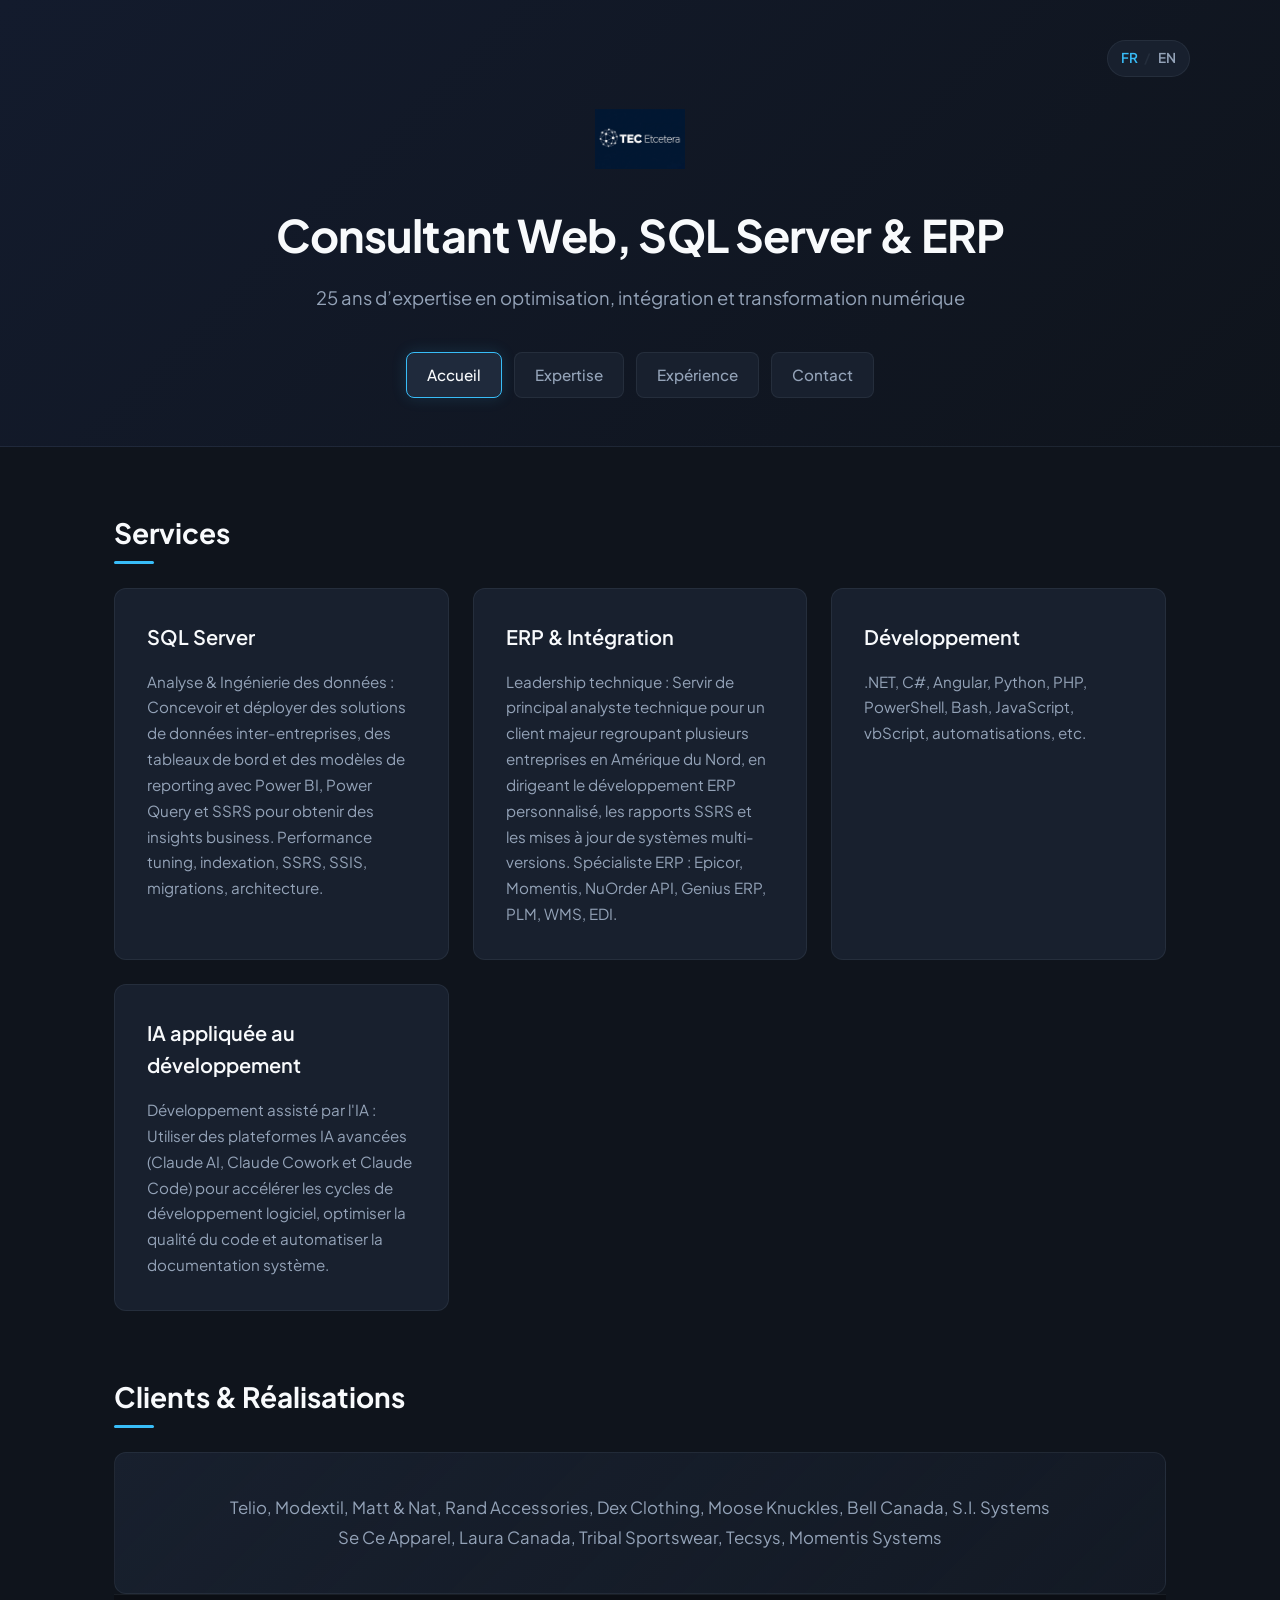
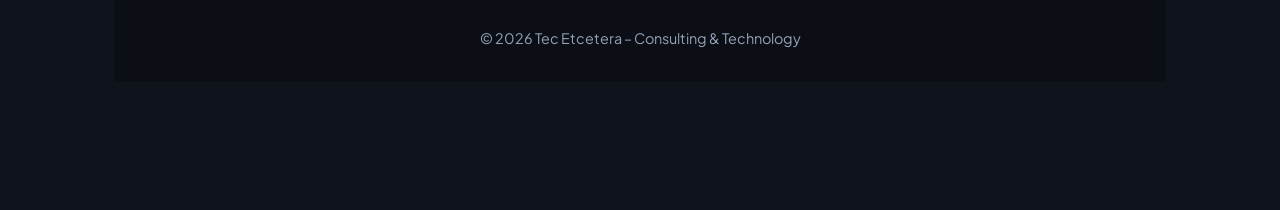
<file: index.html>
<!DOCTYPE html>
<html lang="fr">
<head>
    <meta charset="UTF-8">
    <meta name="viewport" content="width=device-width, initial-scale=1.0">
    <title>Tec Etcetera – Consultant SQL Server & ERP</title>
    <link rel="preconnect" href="https://fonts.googleapis.com">
    <link href="https://fonts.googleapis.com/css2?family=Plus+Jakarta+Sans:wght@400;500;600;700&display=swap" rel="stylesheet">
    <style>
        :root {
            --bg-color: #0f141c;
            --surface-color: #18202e;
            --surface-hover: #1f2a3c;
            --primary: #38bdf8;
            --primary-glow: rgba(56, 189, 248, 0.15);
            --text-main: #f8fafc;
            --text-muted: #94a3b8;
            --border-color: rgba(148, 163, 184, 0.1);
            --accent-gold: #fbbf24;
        }

        * {
            box-sizing: border-box;
            margin: 0;
            padding: 0;
        }

        body {
            font-family: 'Plus Jakarta Sans', sans-serif;
            background-color: var(--bg-color);
            color: var(--text-main);
            line-height: 1.6;
            min-height: 100vh;
            display: flex;
            flex-direction: column;
        }

        /* Header moderne */
        header {
            background: linear-gradient(135deg, #131b2d 0%, #0f141c 100%);
            border-bottom: 1px solid var(--border-color);
            padding: 2.5rem 1.5rem 3rem;
            text-align: center;
            position: relative;
        }

        .top-bar {
            max-width: 1100px;
            margin: 0 auto 2rem auto;
            display: flex;
            justify-content: flex-end;
            align-items: center;
        }

        .lang-menu {
            background: var(--surface-color);
            border: 1px solid var(--border-color);
            padding: 0.4rem 0.8rem;
            border-radius: 20px;
            font-size: 0.85rem;
            font-weight: 600;
        }

        .lang-menu a {
            color: var(--text-muted);
            text-decoration: none;
            transition: color 0.2s;
        }

        .lang-menu a:hover, .lang-menu a.active {
            color: var(--primary);
        }

        .lang-menu span {
            color: var(--border-color);
            margin: 0 0.3rem;
        }

        .logo-container {
            margin-bottom: 1.5rem;
        }

        header img {
            max-height: 60px;
            width: auto;
            object-fit: contain;
        }

        header h1 {
            font-size: clamp(1.8rem, 4vw, 2.8rem);
            font-weight: 700;
            color: var(--text-main);
            margin-bottom: 0.75rem;
            letter-spacing: -0.02em;
        }

        header p {
            color: var(--text-muted);
            font-size: clamp(1rem, 2vw, 1.15rem);
            max-width: 650px;
            margin: 0 auto 2.5rem auto;
        }

        /* Navigation principale */
        .main-nav {
            display: flex;
            justify-content: center;
            gap: 0.75rem;
            flex-wrap: wrap;
        }

        .main-nav a {
            color: var(--text-muted);
            background-color: var(--surface-color);
            border: 1px solid var(--border-color);
            padding: 0.6rem 1.25rem;
            border-radius: 8px;
            text-decoration: none;
            font-weight: 500;
            font-size: 0.95rem;
            transition: all 0.25s ease;
        }

        .main-nav a:hover, .main-nav a.active {
            color: var(--text-main);
            background-color: var(--surface-hover);
            border-color: var(--primary);
            box-shadow: 0 0 15px var(--primary-glow);
        }

        /* Contenu principal */
        .container {
            max-width: 1100px;
            margin: 0 auto;
            padding: 4rem 1.5rem;
            width: 100%;
            flex: 1;
        }

        .section {
            margin-bottom: 4rem;
        }

        .section h2 {
            font-size: 1.75rem;
            font-weight: 700;
            margin-bottom: 2rem;
            position: relative;
            display: inline-block;
        }

        .section h2::after {
            content: '';
            position: absolute;
            left: 0;
            bottom: -8px;
            width: 40px;
            height: 3px;
            background-color: var(--primary);
            border-radius: 2px;
        }

        /* Grille de services moderne */
        .services {
            display: grid;
            grid-template-columns: repeat(auto-fit, minmax(280px, 1fr));
            gap: 1.5rem;
        }

        .service {
            background-color: var(--surface-color);
            border: 1px solid var(--border-color);
            border-radius: 12px;
            padding: 2rem;
            transition: transform 0.25s ease, border-color 0.25s ease, box-shadow 0.25s ease;
            position: relative;
            overflow: hidden;
        }

        .service::before {
            content: '';
            position: absolute;
            top: 0;
            left: 0;
            width: 100%;
            height: 3px;
            background: linear-gradient(90deg, var(--primary), var(--accent-gold));
            opacity: 0;
            transition: opacity 0.25s ease;
        }

        .service:hover {
            transform: translateY(-4px);
            border-color: rgba(56, 189, 248, 0.3);
            box-shadow: 0 10px 30px rgba(0, 0, 0, 0.3);
        }

        .service:hover::before {
            opacity: 1;
        }

        .service h3 {
            font-size: 1.25rem;
            font-weight: 600;
            color: var(--text-main);
            margin-bottom: 1rem;
        }

        .service p {
            color: var(--text-muted);
            font-size: 0.95rem;
            line-height: 1.7;
        }

        /* Section clients & réalisations */
        .clients-card {
            background: linear-gradient(135deg, var(--surface-color) 0%, rgba(24, 32, 46, 0.5) 100%);
            border: 1px solid var(--border-color);
            border-radius: 12px;
            padding: 2.5rem;
            text-align: center;
        }

        .clients-card p {
            color: var(--text-muted);
            font-size: 1.05rem;
            line-height: 1.8;
            max-width: 900px;
            margin: 0 auto;
        }

        /* Footer */
        footer {
            background-color: #0b0e14;
            border-top: 1px solid var(--border-color);
            text-align: center;
            padding: 2rem;
            color: var(--text-muted);
            font-size: 0.9rem;
        }

        /* Responsive */
        @media (max-width: 768px) {
            header {
                padding: 2rem 1rem;
            }
            .container {
                padding: 2.5rem 1rem;
            }
            .service {
                padding: 1.5rem;
            }
        }
    </style>
</head>

<body>

    <header>
        <div class="top-bar">
            <nav class="lang-menu">
                <a href="index.html" class="active">FR</a>
                <span>/</span>
                <a href="index-en.html">EN</a>
            </nav>
        </div>

        <div class="logo-container">
            <img src="images/logo-tecetcetera.png" alt="Tec Etcetera Logo">
        </div>
        
        <h1>Consultant Web, SQL Server & ERP</h1>
        <p>25 ans d’expertise en optimisation, intégration et transformation numérique</p>

        <nav class="main-nav">
            <a href="index.html" class="active">Accueil</a>
            <a href="expertise.html">Expertise</a>
            <a href="experience.html">Expérience</a>
            <a href="contact.html">Contact</a>
        </nav>
    </header>

    <div class="container">
        <div class="section">
            <h2>Services</h2>
            <div class="services">
                <div class="service">
                    <h3>SQL Server</h3>
                    <p>Analyse & Ingénierie des données : Concevoir et déployer des solutions de données inter-entreprises, des tableaux de bord et des modèles de reporting avec Power BI, Power Query et SSRS pour obtenir des insights business. Performance tuning, indexation, SSRS, SSIS, migrations, architecture.</p>
                </div>
                <div class="service">
                    <h3>ERP & Intégration</h3>
                    <p>Leadership technique : Servir de principal analyste technique pour un client majeur regroupant plusieurs entreprises en Amérique du Nord, en dirigeant le développement ERP personnalisé, les rapports SSRS et les mises à jour de systèmes multi-versions. Spécialiste ERP : Epicor, Momentis, NuOrder API, Genius ERP, PLM, WMS, EDI.</p>
                </div>
                <div class="service">
                    <h3>Développement</h3>
                    <p>.NET, C#, Angular, Python, PHP, PowerShell, Bash, JavaScript, vbScript, automatisations, etc.</p>
                </div>
                <div class="service">
                    <h3>IA appliquée au développement</h3>
                    <p>Développement assisté par l'IA : Utiliser des plateformes IA avancées (Claude AI, Claude Cowork et Claude Code) pour accélérer les cycles de développement logiciel, optimiser la qualité du code et automatiser la documentation système.</p>
                </div>
            </div>
        </div>

        <div class="section">
            <h2>Clients & Réalisations</h2>
            <div class="clients-card">
                <p>Telio, Modextil, Matt & Nat, Rand Accessories, Dex Clothing, Moose Knuckles, Bell Canada, S.I. Systems<br /> Se Ce Apparel, Laura Canada, Tribal Sportswear, Tecsys, Momentis Systems</p>
            </div>

    <footer>
        © 2026 Tec Etcetera – Consulting & Technology
    </footer>

</body>
</html>
</file>
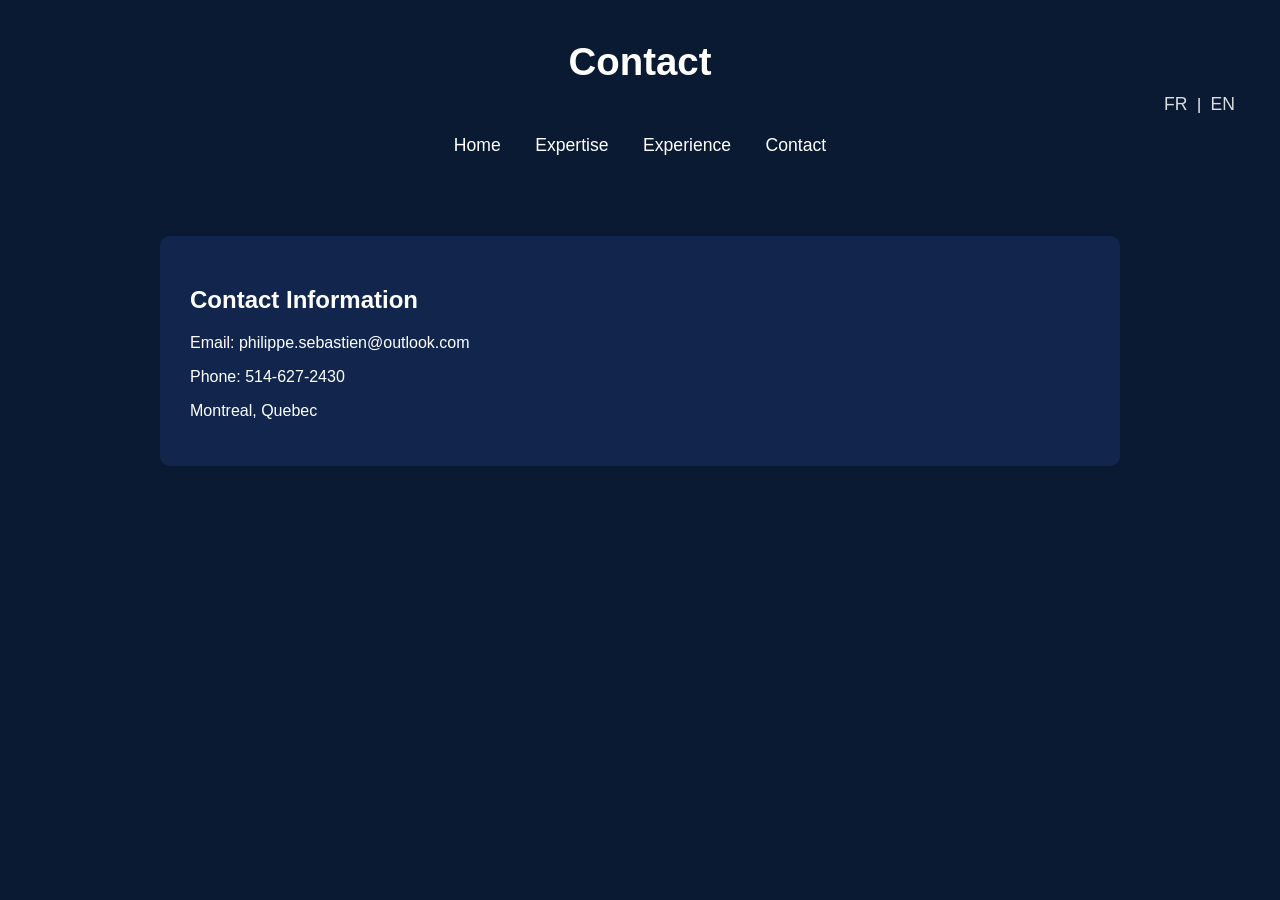
<file: contact-en.html>
﻿<!DOCTYPE html>
<html lang="en">
<head>
    <meta charset="UTF-8">
    <title>Contact – Tec Etcetera</title>
    <link rel="stylesheet" href="css/style.css">
</head>

<body>

    <header>
        <h1>Contact</h1>
        <nav class="lang-menu">
            <a href="index.html">FR</a> |
            <a href="index-en.html">EN</a>
        </nav>
        <nav>
            <a href="index-en.html">Home</a>
            <a href="expertise-en.html">Expertise</a>
            <a href="experience-en.html">Experience</a>
            <a href="contact-en.html">Contact</a>
        </nav>
    </header>

    <div class="section">
        <h2>Contact Information</h2>
        <p>Email: philippe.sebastien@outlook.com</p>
        <p>Phone: 514‑627‑2430</p>
        <p>Montreal, Quebec</p>
    </div>

</body>
</html>
</file>
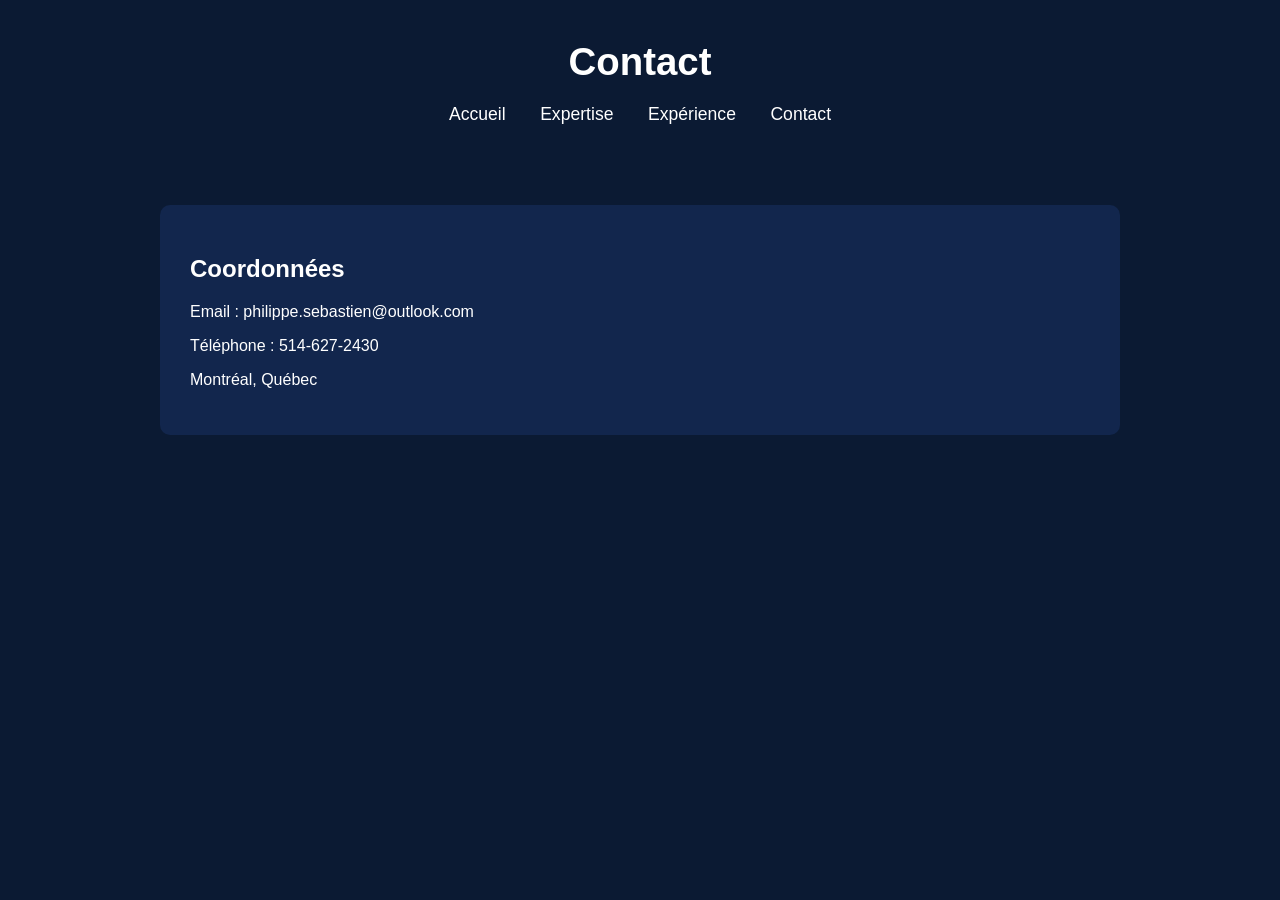
<file: contact.html>
﻿<!DOCTYPE html>
<html lang="fr">
<head>
    <meta charset="UTF-8">
    <title>Contact – Tec Etcetera</title>
    <link rel="stylesheet" href="css/style.css">
</head>

<body>

    <header>
        <h1>Contact</h1>
        <nav>
            <a href="index.html">Accueil</a>
            <a href="expertise.html">Expertise</a>
            <a href="experience.html">Expérience</a>
            <a href="contact.html">Contact</a>
        </nav>
    </header>

    <div class="section">
        <h2>Coordonnées</h2>
        <p>Email : philippe.sebastien@outlook.com</p>
        <p>Téléphone : 514‑627‑2430</p>
        <p>Montréal, Québec</p>
    </div>

</body>
</html>
</file>
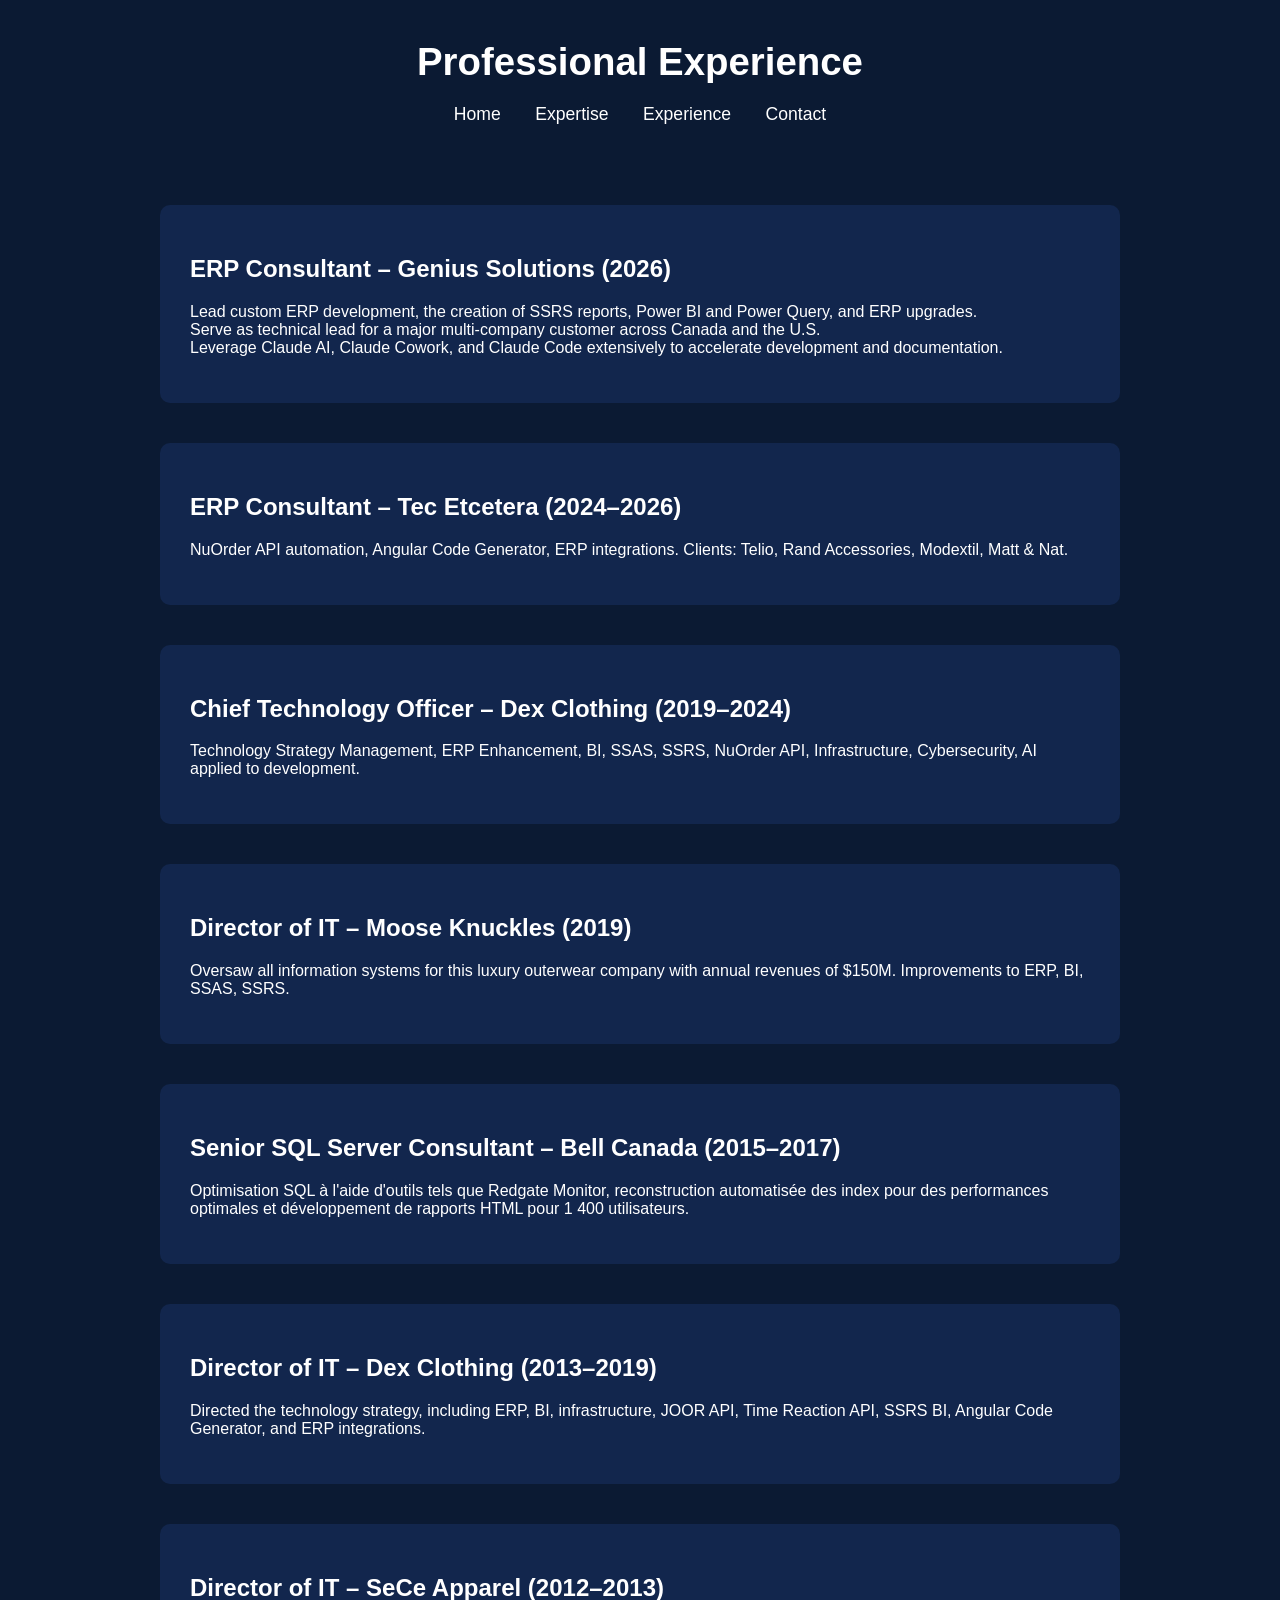
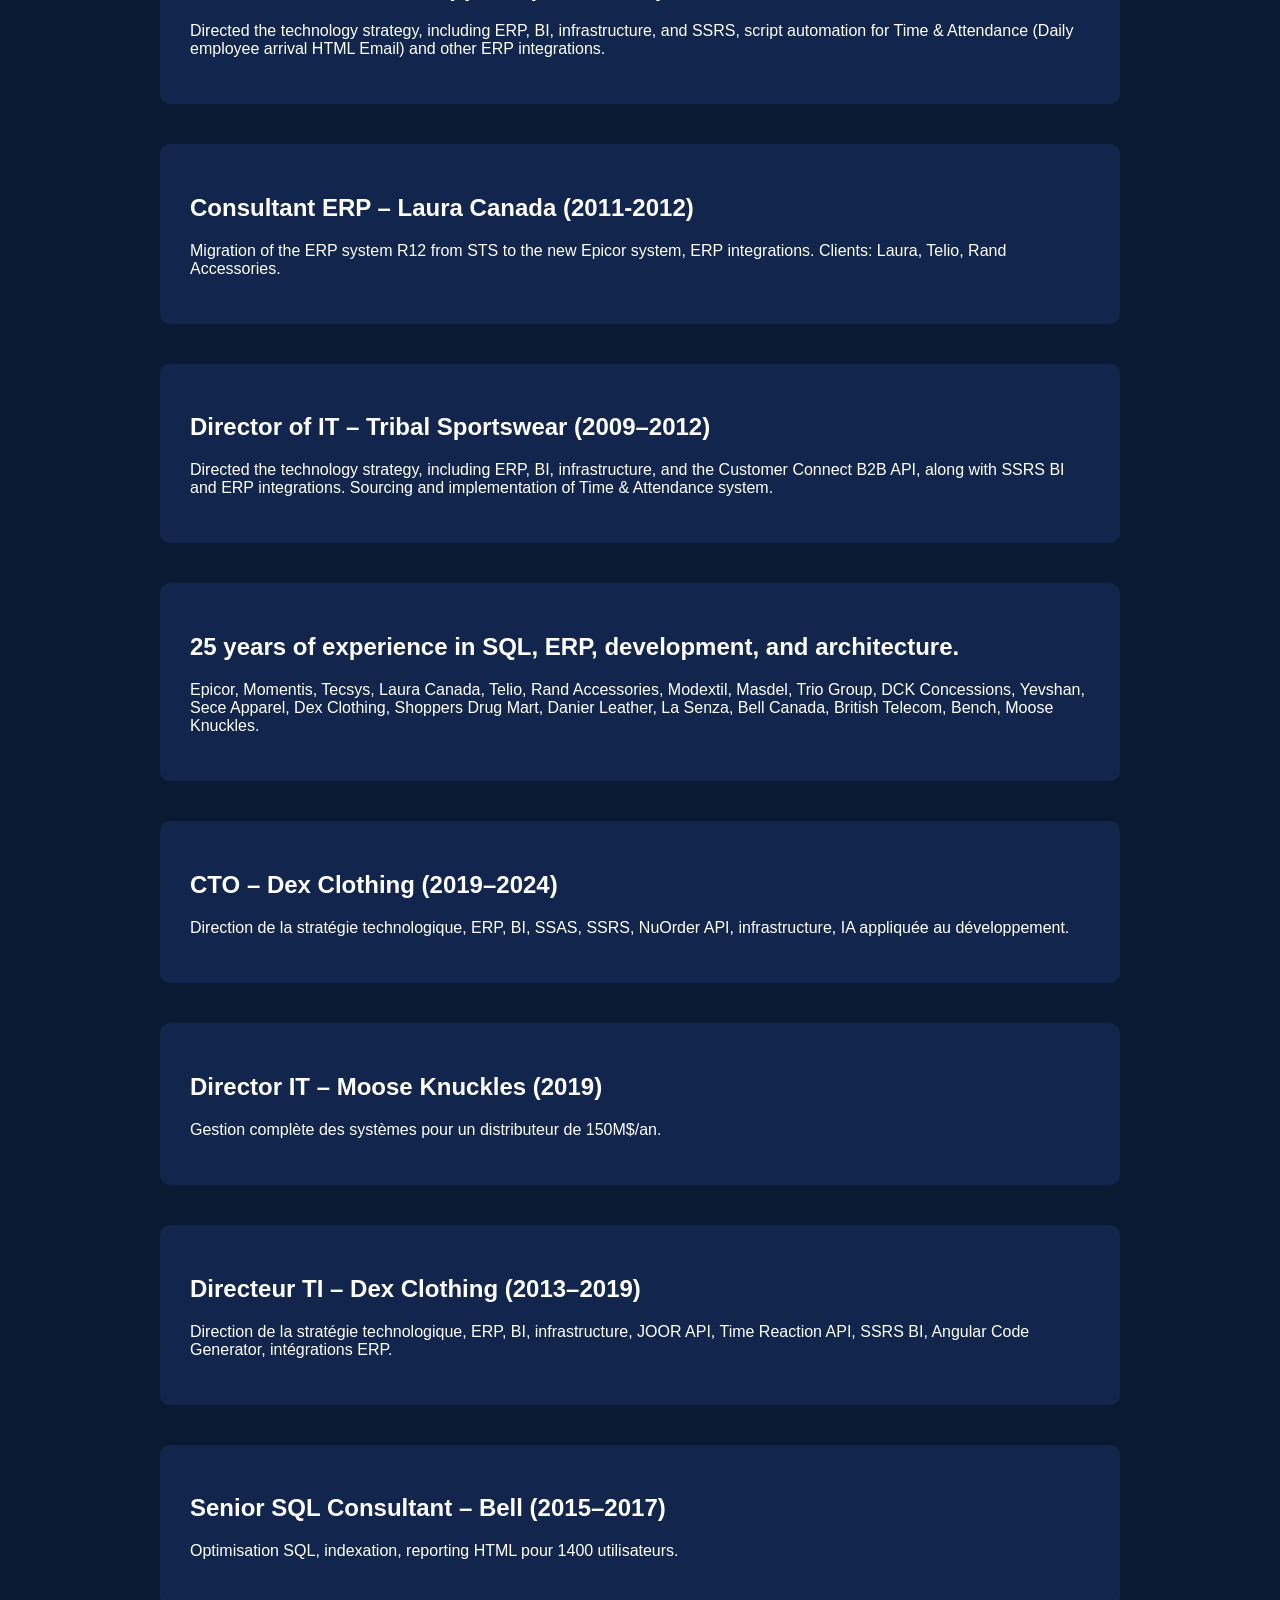
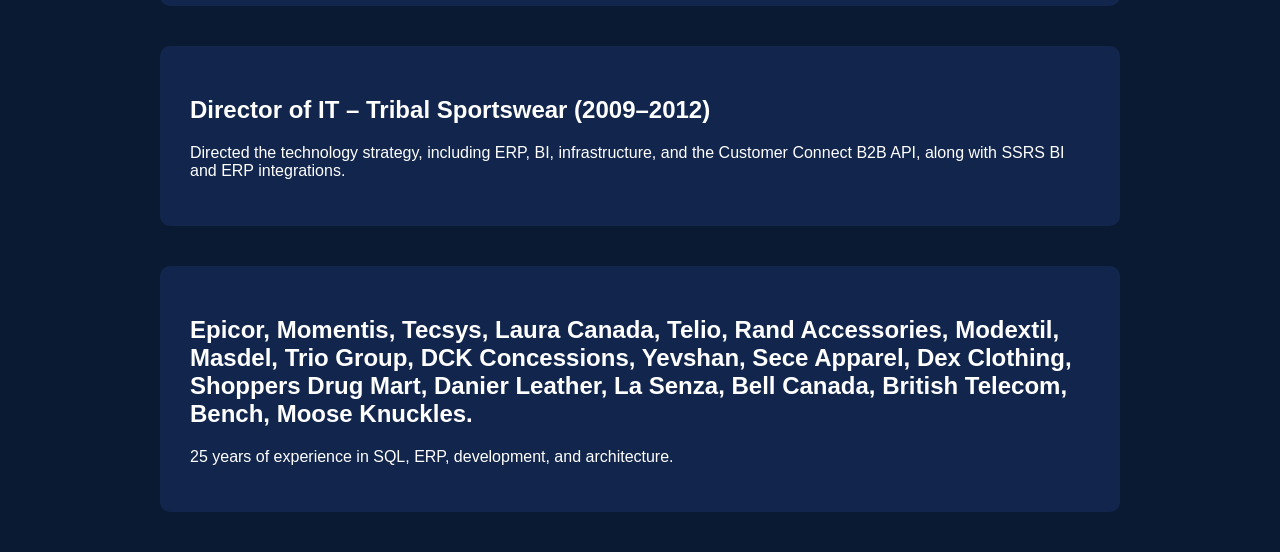
<file: experience-en.html>
﻿<!DOCTYPE html>
<html lang="en">
<head>
    <meta charset="UTF-8">
    <title>Experience – Tec Etcetera</title>
    <link rel="stylesheet" href="css/style.css">
</head>

<body>

    <header>
        <h1>Professional Experience</h1>
        <nav>
            <a href="index-en.html">Home</a>
            <a href="expertise-en.html">Expertise</a>
            <a href="experience-en.html">Experience</a>
            <a href="contact-en.html">Contact</a>
        </nav>
    </header>

    <div class="section">
        <h2>ERP Consultant – Genius Solutions (2026)</h2>
        <p>Lead custom ERP development, the creation of SSRS reports, Power BI and Power Query, and ERP upgrades.<br/>
           Serve as technical lead for a major multi-company customer across Canada and the U.S.<br/>
           Leverage Claude AI, Claude Cowork, and Claude Code extensively to accelerate development and documentation.</p>
    </div>

    <div class="section">
        <h2>ERP Consultant – Tec Etcetera (2024–2026)</h2>
        <p>NuOrder API automation, Angular Code Generator, ERP integrations. Clients: Telio, Rand Accessories, Modextil, Matt & Nat.</p>
    </div>

    <div class="section">
        <h2>Chief Technology Officer – Dex Clothing (2019–2024)</h2>
        <p>Technology Strategy Management, ERP Enhancement, BI, SSAS, SSRS, NuOrder API, Infrastructure, Cybersecurity, AI applied to development.</p>
    </div>

    <div class="section">
        <h2>Director of IT – Moose Knuckles (2019)</h2>
        <p>Oversaw all information systems for this luxury outerwear company with annual revenues of $150M. Improvements to ERP, BI, SSAS, SSRS.</p>
    </div>

    <div class="section">
        <h2>Senior SQL Server Consultant – Bell Canada (2015–2017)</h2>
        <p>Optimisation SQL à l'aide d'outils tels que Redgate Monitor, reconstruction automatisée des index pour des performances optimales et développement de rapports HTML pour 1 400 utilisateurs.</p>
    </div>

    <div class="section">
        <h2>Director of IT – Dex Clothing (2013–2019)</h2>
        <p>Directed the technology strategy, including ERP, BI, infrastructure, JOOR API, Time Reaction API, SSRS BI, Angular Code Generator, and ERP integrations.</p>
    </div>

    <div class="section">
        <h2>Director of IT – SeCe Apparel (2012–2013)</h2>
        <p>Directed the technology strategy, including ERP, BI, infrastructure, and SSRS, script automation for Time & Attendance (Daily employee arrival HTML Email) and other ERP integrations.</p>
    </div>
    
    <div class="section">
        <h2>Consultant ERP – Laura Canada (2011-2012)</h2>
        <p>Migration of the ERP system R12 from STS to the new Epicor system, ERP integrations. Clients: Laura, Telio, Rand Accessories.</p>
    </div>
    
    <div class="section">
        <h2>Director of IT – Tribal Sportswear (2009–2012)</h2>
        <p>Directed the technology strategy, including ERP, BI, infrastructure, and the Customer Connect B2B API, along with SSRS BI and ERP integrations.  Sourcing and implementation of Time & Attendance system.</p>
    </div>

    <div class="section">
        <h2>25 years of experience in SQL, ERP, development, and architecture.</h2>
        <p>Epicor, Momentis, Tecsys, Laura Canada, Telio, Rand Accessories, Modextil, Masdel, Trio Group, DCK Concessions, Yevshan, Sece Apparel, Dex Clothing, Shoppers Drug Mart, Danier Leather, La Senza, Bell Canada, British Telecom, Bench, Moose Knuckles.</p>
    </div>

     <div class="section">
        <h2>CTO – Dex Clothing (2019–2024)</h2>
        <p>Direction de la stratégie technologique, ERP, BI, SSAS, SSRS, NuOrder API, infrastructure, IA appliquée au développement.</p>
    </div>

    <div class="section">
        <h2>Director IT – Moose Knuckles (2019)</h2>
        <p>Gestion complète des systèmes pour un distributeur de 150M$/an.</p>
    </div>

    <div class="section">
        <h2>Directeur TI – Dex Clothing (2013–2019)</h2>
        <p>Direction de la stratégie technologique, ERP, BI, infrastructure, JOOR API, Time Reaction API, SSRS BI, Angular Code Generator, intégrations ERP.</p>
    </div>

    <div class="section">
        <h2>Senior SQL Consultant – Bell (2015–2017)</h2>
        <p>Optimisation SQL, indexation, reporting HTML pour 1400 utilisateurs.</p>
    </div>

    <div class="section">
        <h2>Director of IT – Tribal Sportswear (2009–2012)</h2>
        <p>Directed the technology strategy, including ERP, BI, infrastructure, and the Customer Connect B2B API, along with SSRS BI and ERP integrations.</p>
    </div>

    <div class="section">
        <h2>Epicor, Momentis, Tecsys, Laura Canada, Telio, Rand Accessories, Modextil, Masdel, Trio Group, DCK Concessions, Yevshan, Sece Apparel, Dex Clothing, Shoppers Drug Mart, Danier Leather, La Senza, Bell Canada, British Telecom, Bench, Moose Knuckles.</h2>
        <p>25 years of experience in SQL, ERP, development, and architecture.</p>
    </div>


</body>
</html>
</file>
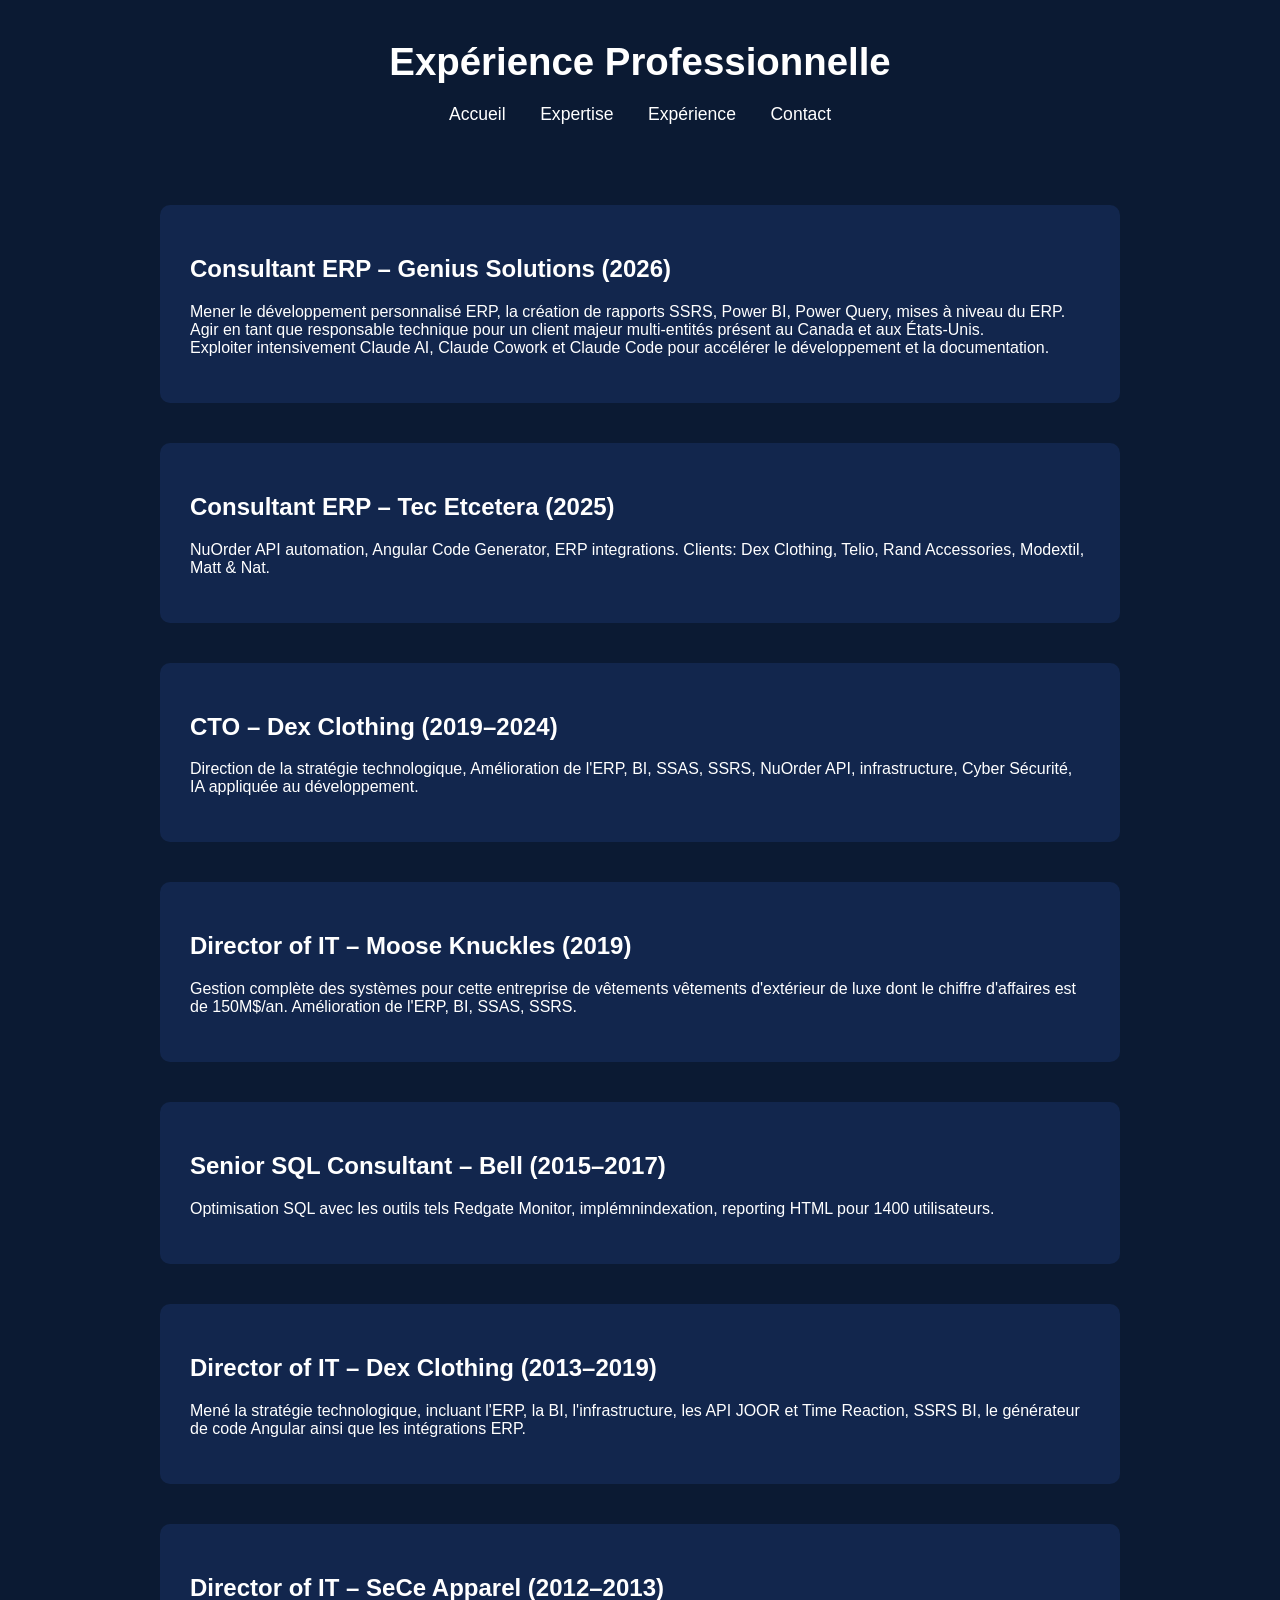
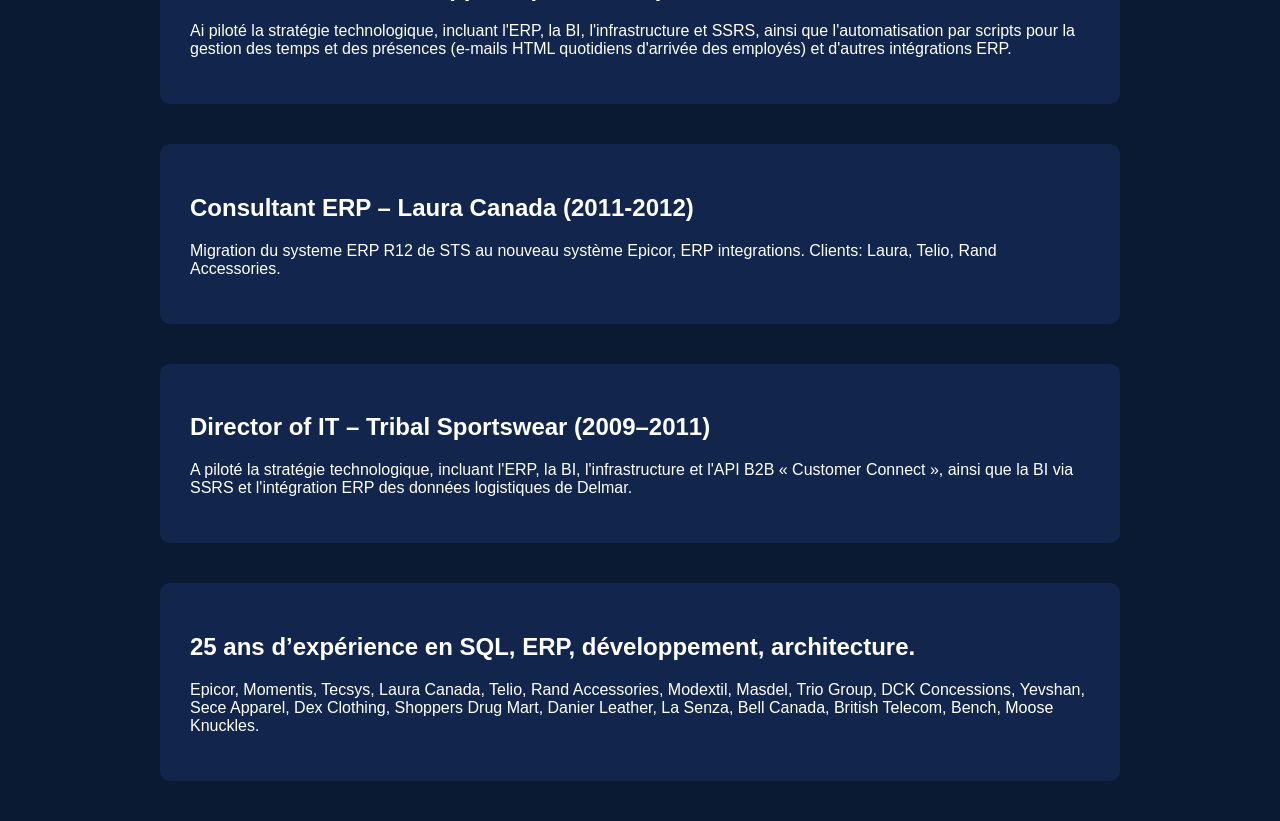
<file: experience.html>
﻿<!DOCTYPE html>
<html lang="fr">
<head>
    <meta charset="UTF-8">
    <title>Expérience – Tec Etcetera</title>
    <link rel="stylesheet" href="css/style.css">
</head>

<body>

    <header>
        <h1>Expérience Professionnelle</h1>
        <nav>
            <a href="index.html">Accueil</a>
            <a href="expertise.html">Expertise</a>
            <a href="experience.html">Expérience</a>
            <a href="contact.html">Contact</a>
        </nav>
    </header>

    <div class="section">
        <h2>Consultant ERP – Genius Solutions (2026)</h2>
        <p>Mener le développement personnalisé ERP, la création de rapports SSRS, Power BI, Power Query, mises à niveau du ERP.<br/>
           Agir en tant que responsable technique pour un client majeur multi-entités présent au Canada et aux États-Unis.<br/>
           Exploiter intensivement Claude AI, Claude Cowork et Claude Code pour accélérer le développement et la documentation.</p>
    </div>

    <div class="section">
        <h2>Consultant ERP – Tec Etcetera (2025)</h2>
        <p>NuOrder API automation, Angular Code Generator, ERP integrations. Clients: Dex Clothing, Telio, Rand Accessories, Modextil, Matt & Nat.</p>
    </div>

    <div class="section">
        <h2>CTO – Dex Clothing (2019–2024)</h2>
        <p>Direction de la stratégie technologique, Amélioration de l'ERP, BI, SSAS, SSRS, NuOrder API, infrastructure, Cyber Sécurité, IA appliquée au développement.</p>
    </div>

    <div class="section">
        <h2>Director of IT – Moose Knuckles (2019)</h2>
        <p>Gestion complète des systèmes pour cette entreprise de vêtements vêtements d'extérieur de luxe dont le chiffre d'affaires est de 150M$/an. Amélioration de l'ERP, BI, SSAS, SSRS.</p>
    </div>

    <div class="section">
        <h2>Senior SQL Consultant – Bell (2015–2017)</h2>
        <p>Optimisation SQL avec les outils tels Redgate Monitor, implémnindexation, reporting HTML pour 1400 utilisateurs.</p>
    </div>

    <div class="section">
        <h2>Director of IT – Dex Clothing (2013–2019)</h2>
        <p>Mené la stratégie technologique, incluant l'ERP, la BI, l'infrastructure, les API JOOR et Time Reaction, SSRS BI, le générateur de code Angular ainsi que les intégrations ERP.</p>
    </div>

    <div class="section">
        <h2>Director of IT – SeCe Apparel (2012–2013)</h2>
        <p>Ai piloté la stratégie technologique, incluant l'ERP, la BI, l'infrastructure et SSRS, ainsi que l'automatisation par scripts pour la gestion des temps et des présences (e-mails HTML quotidiens d'arrivée des employés) et d'autres intégrations ERP.</p>
    </div>

    <div class="section">
        <h2>Consultant ERP – Laura Canada (2011-2012)</h2>
        <p>Migration du systeme ERP R12 de STS au nouveau système Epicor, ERP integrations. Clients: Laura, Telio, Rand Accessories.</p>
    </div>
      
    <div class="section">
        <h2>Director of IT – Tribal Sportswear (2009–2011)</h2>
        <p>A piloté la stratégie technologique, incluant l'ERP, la BI, l'infrastructure et l'API B2B « Customer Connect », ainsi que la BI via SSRS et l'intégration ERP des données logistiques de Delmar.</p>
    </div>

    <div class="section">
        <h2>25 ans d’expérience en SQL, ERP, développement, architecture.</h2>
        <p>Epicor, Momentis, Tecsys, Laura Canada, Telio, Rand Accessories, Modextil, Masdel, Trio Group, DCK Concessions, Yevshan, Sece Apparel, Dex Clothing, Shoppers Drug Mart, Danier Leather, La Senza, Bell Canada, British Telecom, Bench, Moose Knuckles.</p>
    </div>

</body>
</html>
</file>
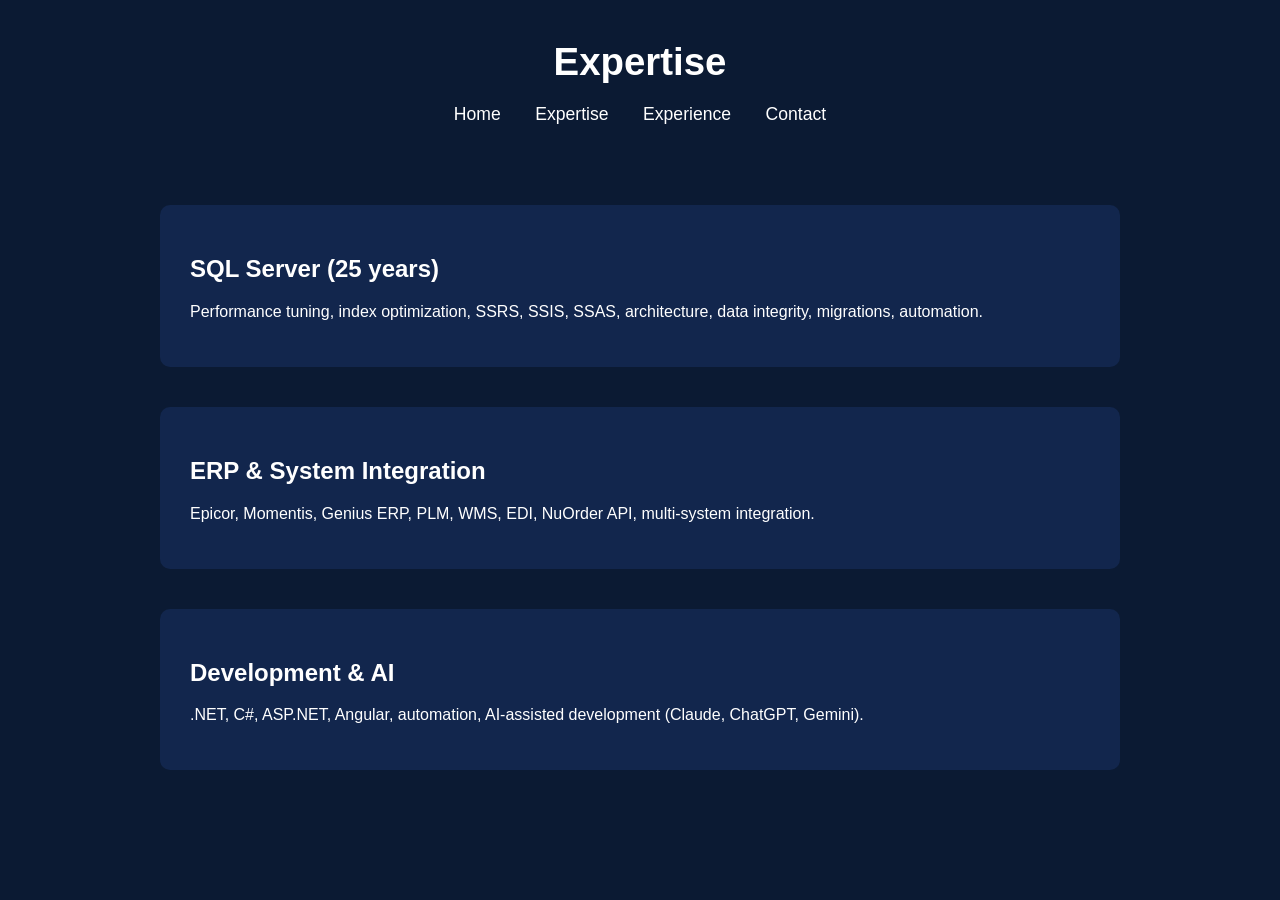
<file: expertise-en.html>
﻿<!DOCTYPE html>
<html lang="en">
<head>
    <meta charset="UTF-8">
    <title>Expertise – Tec Etcetera</title>
    <link rel="stylesheet" href="css/style.css">
</head>

<body>

    <header>
        <h1>Expertise</h1>
        <nav>
            <a href="index-en.html">Home</a>
            <a href="expertise-en.html">Expertise</a>
            <a href="experience-en.html">Experience</a>
            <a href="contact-en.html">Contact</a>
        </nav>
    </header>

    <div class="section">
        <h2>SQL Server (25 years)</h2>
        <p>Performance tuning, index optimization, SSRS, SSIS, SSAS, architecture, data integrity, migrations, automation.</p>
    </div>

    <div class="section">
        <h2>ERP & System Integration</h2>
        <p>Epicor, Momentis, Genius ERP, PLM, WMS, EDI, NuOrder API, multi-system integration.</p>
    </div>

    <div class="section">
        <h2>Development & AI</h2>
        <p>.NET, C#, ASP.NET, Angular, automation, AI-assisted development (Claude, ChatGPT, Gemini).</p>
    </div>

</body>
</html>
</file>
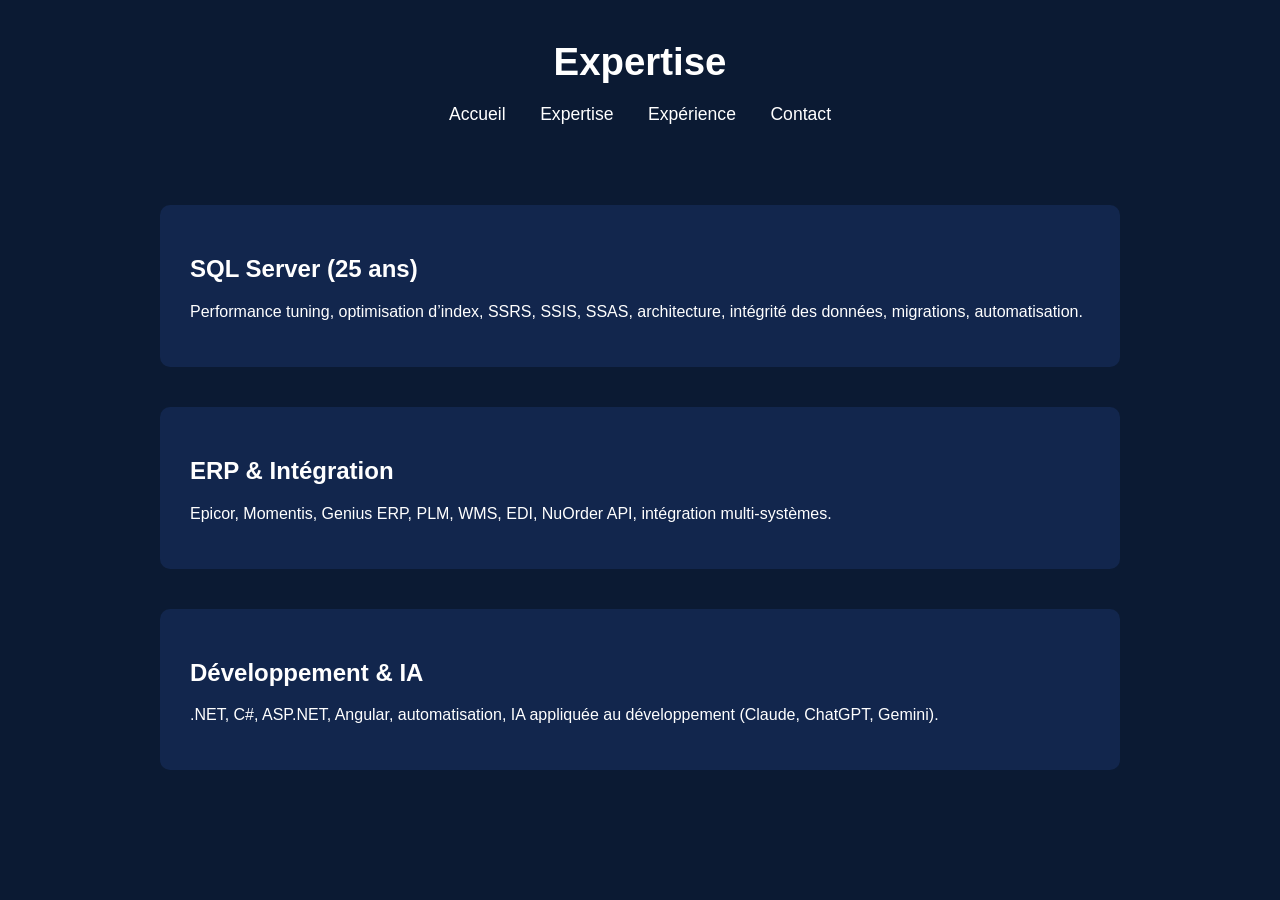
<file: expertise.html>
﻿<!DOCTYPE html>
<html lang="fr">
<head>
    <meta charset="UTF-8">
    <title>Expertise – Tec Etcetera</title>
    <link rel="stylesheet" href="css/style.css">
</head>

<body>

    <header>
        <h1>Expertise</h1>
        <nav>
            <a href="index.html">Accueil</a>
            <a href="expertise.html">Expertise</a>
            <a href="experience.html">Expérience</a>
            <a href="contact.html">Contact</a>
        </nav>
    </header>

    <div class="section">
        <h2>SQL Server (25 ans)</h2>
        <p>Performance tuning, optimisation d’index, SSRS, SSIS, SSAS, architecture, intégrité des données, migrations, automatisation.</p>
    </div>

    <div class="section">
        <h2>ERP & Intégration</h2>
        <p>Epicor, Momentis, Genius ERP, PLM, WMS, EDI, NuOrder API, intégration multi-systèmes.</p>
    </div>

    <div class="section">
        <h2>Développement & IA</h2>
        <p>.NET, C#, ASP.NET, Angular, automatisation, IA appliquée au développement (Claude, ChatGPT, Gemini).</p>
    </div>

</body>
</html>
</file>
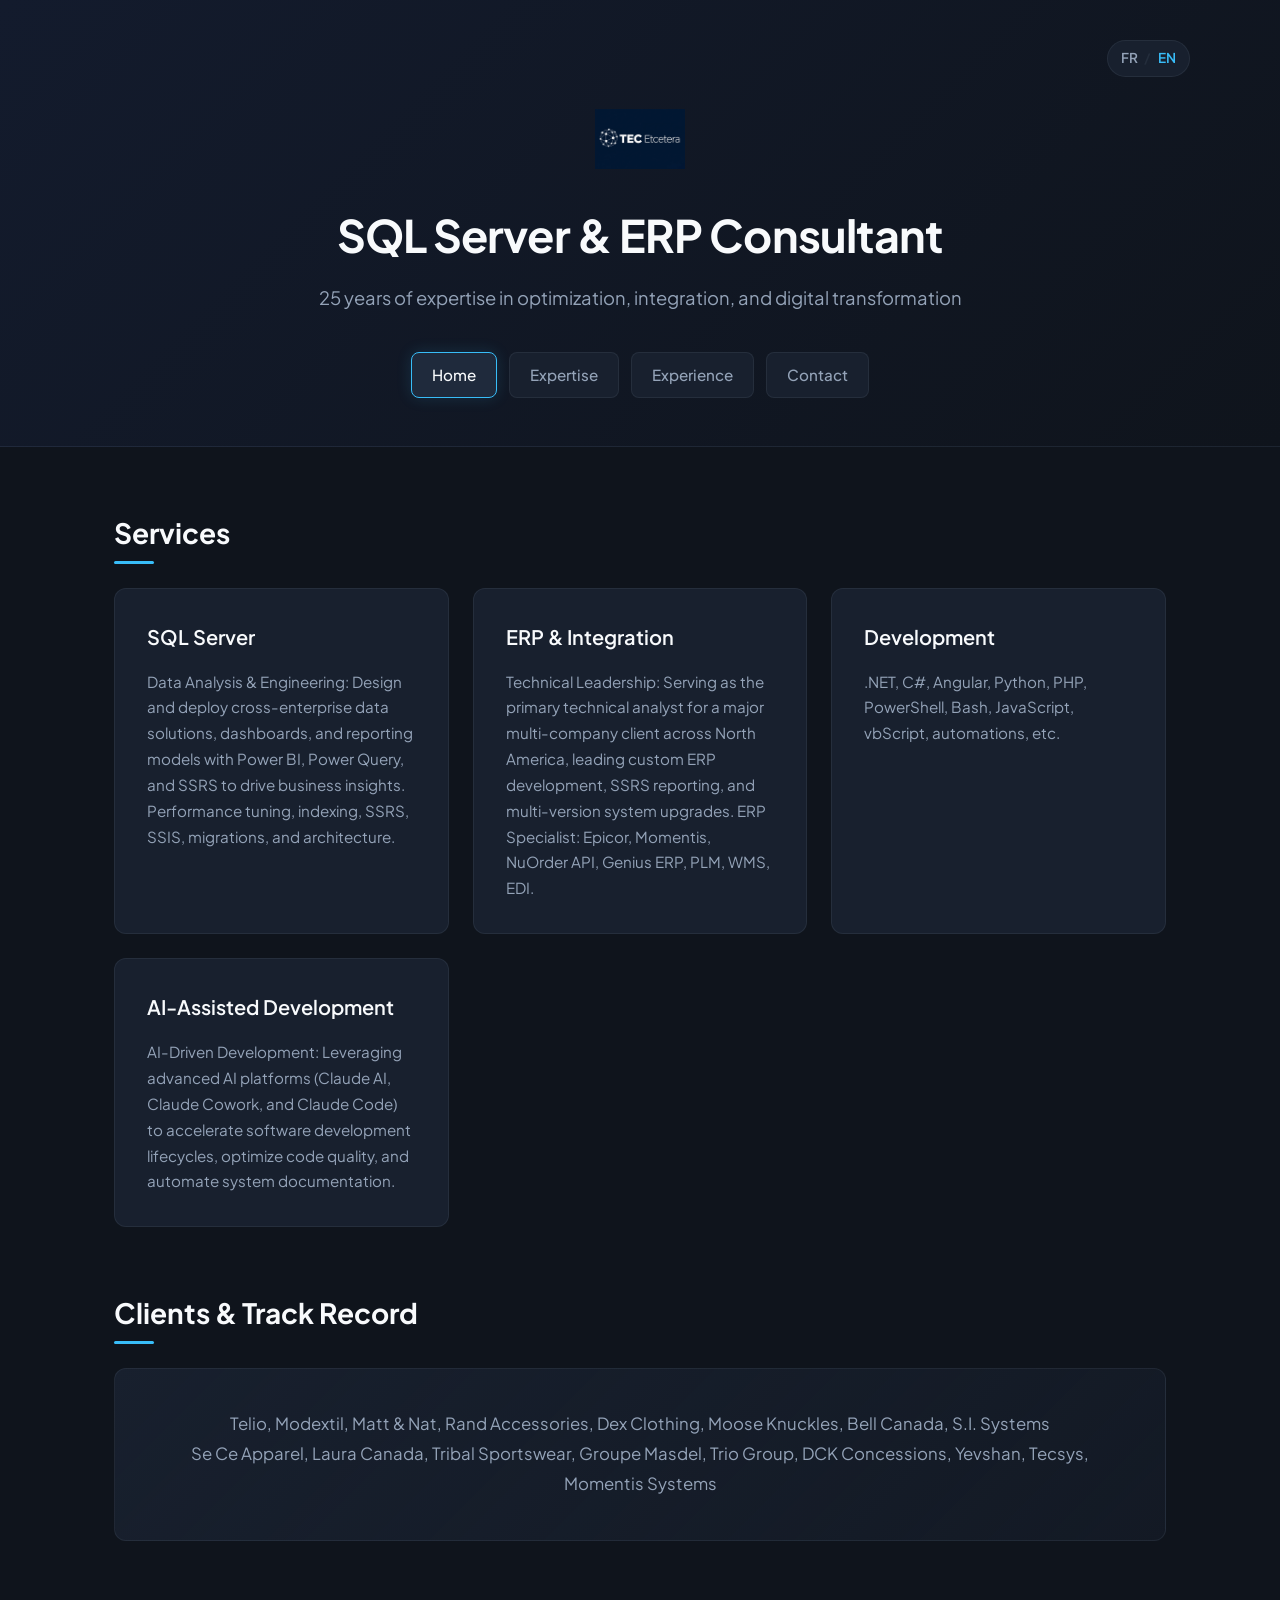
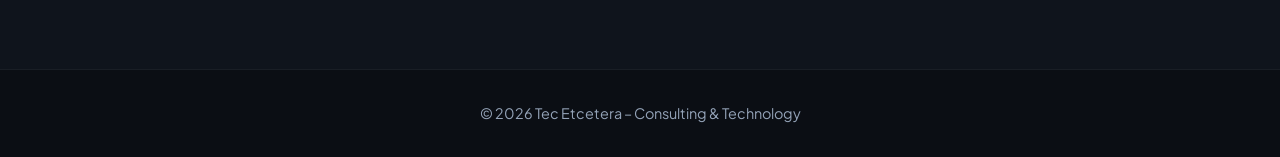
<file: index-en.html>
<!DOCTYPE html>
<html lang="en">
<head>
    <meta charset="UTF-8">
    <meta name="viewport" content="width=device-width, initial-scale=1.0">
    <title>Tec Etcetera – SQL Server, ERP & Web Consultant</title>
    <link rel="preconnect" href="https://fonts.googleapis.com">
    <link href="https://fonts.googleapis.com/css2?family=Plus+Jakarta+Sans:wght@400;500;600;700&display=swap" rel="stylesheet">
    <style>
        :root {
            --bg-color: #0f141c;
            --surface-color: #18202e;
            --surface-hover: #1f2a3c;
            --primary: #38bdf8;
            --primary-glow: rgba(56, 189, 248, 0.15);
            --text-main: #f8fafc;
            --text-muted: #94a3b8;
            --border-color: rgba(148, 163, 184, 0.1);
            --accent-gold: #fbbf24;
        }

        * {
            box-sizing: border-box;
            margin: 0;
            padding: 0;
        }

        body {
            font-family: 'Plus Jakarta Sans', sans-serif;
            background-color: var(--bg-color);
            color: var(--text-main);
            line-height: 1.6;
            min-height: 100vh;
            display: flex;
            flex-direction: column;
        }

        /* Modern Header */
        header {
            background: linear-gradient(135deg, #131b2d 0%, #0f141c 100%);
            border-bottom: 1px solid var(--border-color);
            padding: 2.5rem 1.5rem 3rem;
            text-align: center;
            position: relative;
        }

        .top-bar {
            max-width: 1100px;
            margin: 0 auto 2rem auto;
            display: flex;
            justify-content: flex-end;
            align-items: center;
        }

        .lang-menu {
            background: var(--surface-color);
            border: 1px solid var(--border-color);
            padding: 0.4rem 0.8rem;
            border-radius: 20px;
            font-size: 0.85rem;
            font-weight: 600;
        }

        .lang-menu a {
            color: var(--text-muted);
            text-decoration: none;
            transition: color 0.2s;
        }

        .lang-menu a:hover, .lang-menu a.active {
            color: var(--primary);
        }

        .lang-menu span {
            color: var(--border-color);
            margin: 0 0.3rem;
        }

        .logo-container {
            margin-bottom: 1.5rem;
        }

        header img {
            max-height: 60px;
            width: auto;
            object-fit: contain;
        }

        header h1 {
            font-size: clamp(1.8rem, 4vw, 2.8rem);
            font-weight: 700;
            color: var(--text-main);
            margin-bottom: 0.75rem;
            letter-spacing: -0.02em;
        }

        header p {
            color: var(--text-muted);
            font-size: clamp(1rem, 2vw, 1.15rem);
            max-width: 650px;
            margin: 0 auto 2.5rem auto;
        }

        /* Main Navigation */
        .main-nav {
            display: flex;
            justify-content: center;
            gap: 0.75rem;
            flex-wrap: wrap;
        }

        .main-nav a {
            color: var(--text-muted);
            background-color: var(--surface-color);
            border: 1px solid var(--border-color);
            padding: 0.6rem 1.25rem;
            border-radius: 8px;
            text-decoration: none;
            font-weight: 500;
            font-size: 0.95rem;
            transition: all 0.25s ease;
        }

        .main-nav a:hover, .main-nav a.active {
            color: var(--text-main);
            background-color: var(--surface-hover);
            border-color: var(--primary);
            box-shadow: 0 0 15px var(--primary-glow);
        }

        /* Main Content */
        .container {
            max-width: 1100px;
            margin: 0 auto;
            padding: 4rem 1.5rem;
            width: 100%;
            flex: 1;
        }

        .section {
            margin-bottom: 4rem;
        }

        .section h2 {
            font-size: 1.75rem;
            font-weight: 700;
            margin-bottom: 2rem;
            position: relative;
            display: inline-block;
        }

        .section h2::after {
            content: '';
            position: absolute;
            left: 0;
            bottom: -8px;
            width: 40px;
            height: 3px;
            background-color: var(--primary);
            border-radius: 2px;
        }

        /* Modern Services Grid */
        .services {
            display: grid;
            grid-template-columns: repeat(auto-fit, minmax(280px, 1fr));
            gap: 1.5rem;
        }

        .service {
            background-color: var(--surface-color);
            border: 1px solid var(--border-color);
            border-radius: 12px;
            padding: 2rem;
            transition: transform 0.25s ease, border-color 0.25s ease, box-shadow 0.25s ease;
            position: relative;
            overflow: hidden;
        }

        .service::before {
            content: '';
            position: absolute;
            top: 0;
            left: 0;
            width: 100%;
            height: 3px;
            background: linear-gradient(90deg, var(--primary), var(--accent-gold));
            opacity: 0;
            transition: opacity 0.25s ease;
        }

        .service:hover {
            transform: translateY(-4px);
            border-color: rgba(56, 189, 248, 0.3);
            box-shadow: 0 10px 30px rgba(0, 0, 0, 0.3);
        }

        .service:hover::before {
            opacity: 1;
        }

        .service h3 {
            font-size: 1.25rem;
            font-weight: 600;
            color: var(--text-main);
            margin-bottom: 1rem;
        }

        .service p {
            color: var(--text-muted);
            font-size: 0.95rem;
            line-height: 1.7;
        }

        /* Clients & Track Record Section */
        .clients-card {
            background: linear-gradient(135deg, var(--surface-color) 0%, rgba(24, 32, 46, 0.5) 100%);
            border: 1px solid var(--border-color);
            border-radius: 12px;
            padding: 2.5rem;
            text-align: center;
        }

        .clients-card p {
            color: var(--text-muted);
            font-size: 1.05rem;
            line-height: 1.8;
            max-width: 900px;
            margin: 0 auto;
        }

        /* Footer */
        footer {
            background-color: #0b0e14;
            border-top: 1px solid var(--border-color);
            text-align: center;
            padding: 2rem;
            color: var(--text-muted);
            font-size: 0.9rem;
        }

        /* Responsive */
        @media (max-width: 768px) {
            header {
                padding: 2rem 1rem;
            }
            .container {
                padding: 2.5rem 1rem;
            }
            .service {
                padding: 1.5rem;
            }
        }
    </style>
</head>

<body>

    <header>
        <div class="top-bar">
            <nav class="lang-menu">
                <a href="index.html">FR</a>
                <span>/</span>
                <a href="index-en.html" class="active">EN</a>
            </nav>
        </div>

        <div class="logo-container">
            <img src="images/logo-tecetcetera.png" alt="Tec Etcetera Logo">
        </div>
        
        <h1>SQL Server & ERP Consultant</h1>
        <p>25 years of expertise in optimization, integration, and digital transformation</p>

        <nav class="main-nav">
            <a href="index-en.html" class="active">Home</a>
            <a href="expertise-en.html">Expertise</a>
            <a href="experience-en.html">Experience</a>
            <a href="contact-en.html">Contact</a>
        </nav>
    </header>

    <div class="container">
        <div class="section">
            <h2>Services</h2>
            <div class="services">
                <div class="service">
                    <h3>SQL Server</h3>
                    <p>Data Analysis & Engineering: Design and deploy cross-enterprise data solutions, dashboards, and reporting models with Power BI, Power Query, and SSRS to drive business insights. Performance tuning, indexing, SSRS, SSIS, migrations, and architecture.</p>
                </div>
                <div class="service">
                    <h3>ERP & Integration</h3>
                    <p>Technical Leadership: Serving as the primary technical analyst for a major multi-company client across North America, leading custom ERP development, SSRS reporting, and multi-version system upgrades. ERP Specialist: Epicor, Momentis, NuOrder API, Genius ERP, PLM, WMS, EDI.</p>
                </div>
                <div class="service">
                    <h3>Development</h3>
                    <p>.NET, C#, Angular, Python, PHP, PowerShell, Bash, JavaScript, vbScript, automations, etc.</p>
                </div>
                <div class="service">
                    <h3>AI-Assisted Development</h3>
                    <p>AI-Driven Development: Leveraging advanced AI platforms (Claude AI, Claude Cowork, and Claude Code) to accelerate software development lifecycles, optimize code quality, and automate system documentation.</p>
                </div>
            </div>
        </div>

        <div class="section">
            <h2>Clients & Track Record</h2>
            <div class="clients-card">
                <p>Telio, Modextil, Matt & Nat, Rand Accessories, Dex Clothing, Moose Knuckles, Bell Canada, S.I. Systems<br /> Se Ce Apparel, Laura Canada, Tribal Sportswear, Groupe Masdel, Trio Group, DCK Concessions, Yevshan, Tecsys, Momentis Systems</p>
            </div>
        </div>
    </div>

    <footer>
        © 2026 Tec Etcetera – Consulting & Technology
    </footer>

</body>
</html>
</file>
<file: css/style.css>
/*body {
    font-family: 'Montserrat', sans-serif;
    margin: 0;
    background: url('../images/background.jpg') no-repeat center center fixed;
    background-size: cover;
    color: #fff;
}*/

body {
    font-family: 'Montserrat', sans-serif;
    margin: 0;
    background: #0b1a33;
    color: #fff;
}

header {
    text-align: center;
    padding: 40px 20px;
}

    header img {
        width: 240px;
        margin-bottom: 20px;
    }

h1 {
    font-size: 2.4em;
    margin: 0;
}

nav {
    text-align: center;
    margin-top: 20px;
}

    nav a {
        color: #fff;
        margin: 0 15px;
        text-decoration: none;
        font-size: 1.1em;
    }

.section {
    max-width: 900px;
    margin: 40px auto;
    background: #12264d;
    padding: 30px;
    border-radius: 10px;
}

.services {
    display: flex;
    flex-wrap: wrap;
    gap: 20px;
}

.service {
    flex: 1;
    min-width: 250px;
    background: #1b335f;
    padding: 20px;
    border-radius: 8px;
}

footer {
    text-align: center;
    padding: 20px;
    opacity: 0.7;
}

.lang-menu {
    text-align: right;
    margin: 10px 20px 0 0;
    font-size: 1em;
}

    .lang-menu a {
        color: #fff;
        text-decoration: none;
        margin: 0 5px;
        opacity: 0.85;
    }

        .lang-menu a:hover {
            opacity: 1;
            text-decoration: underline;
        }
</file>
